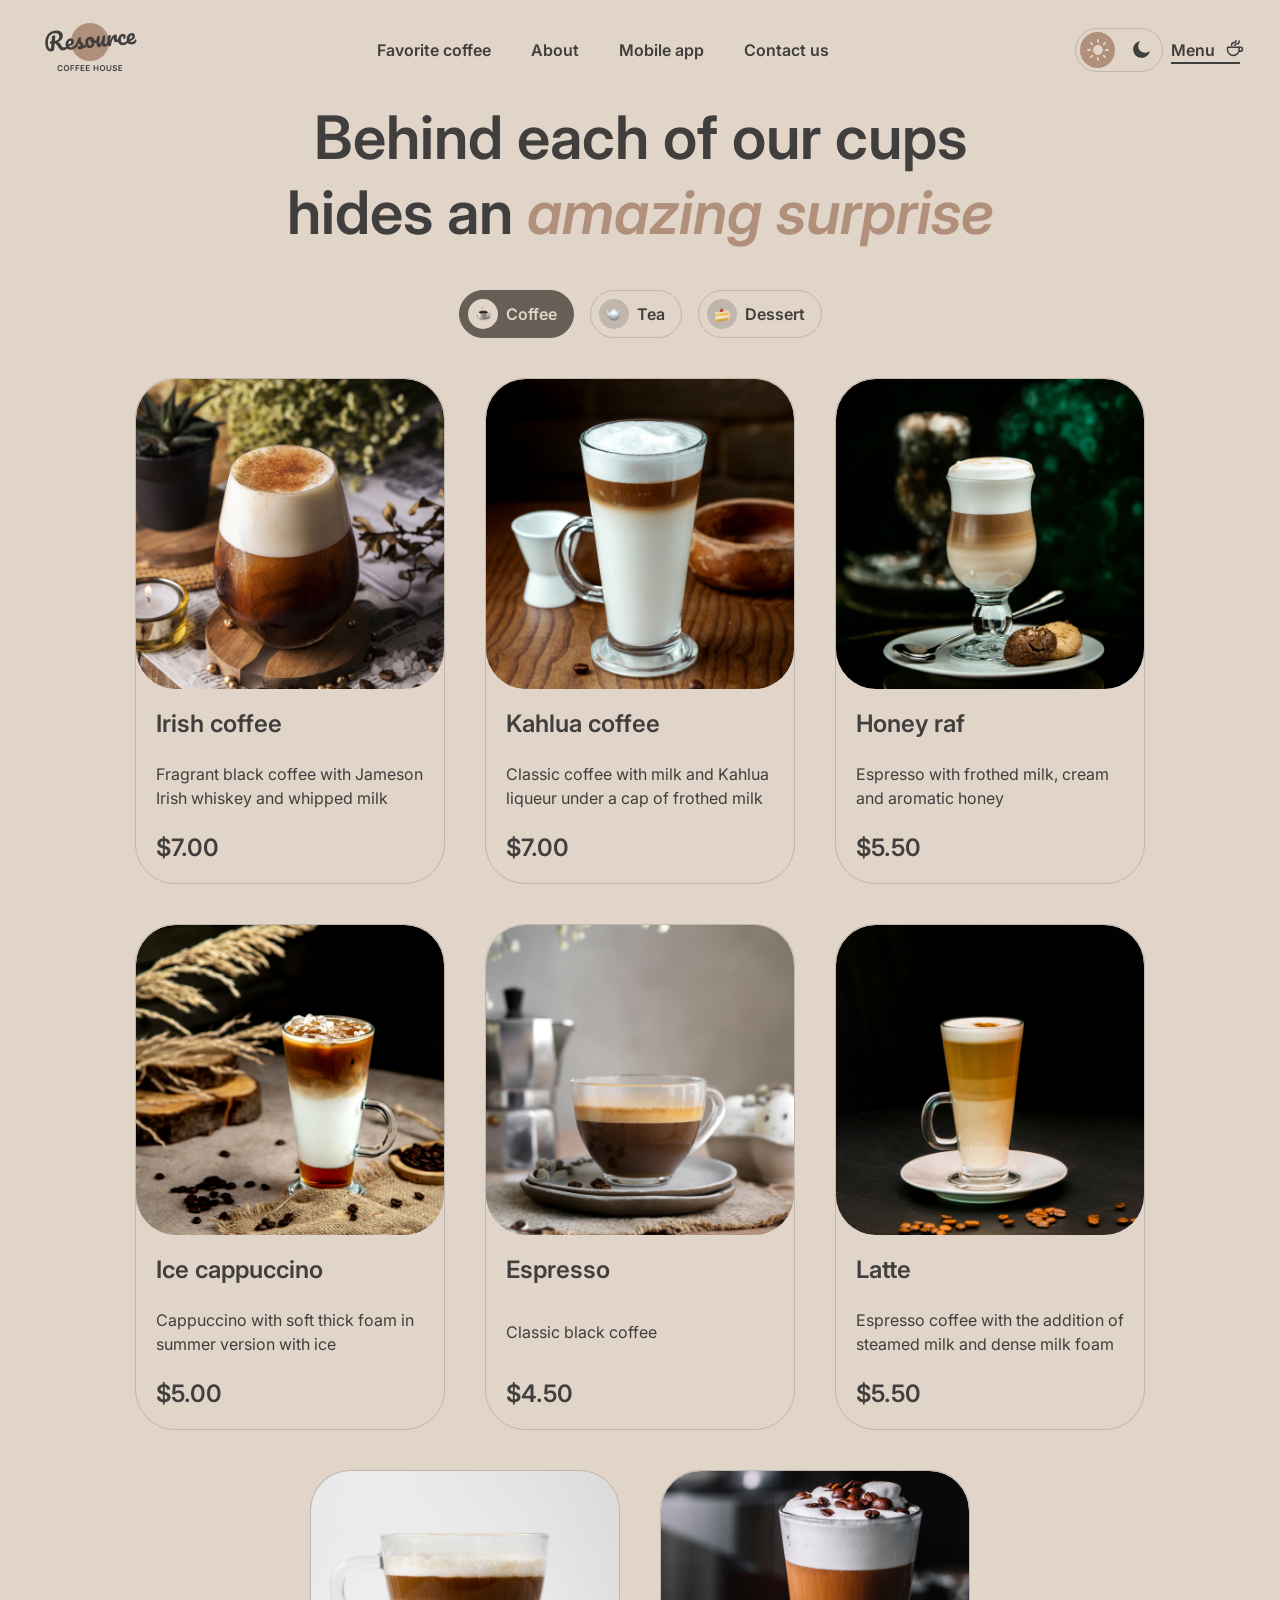
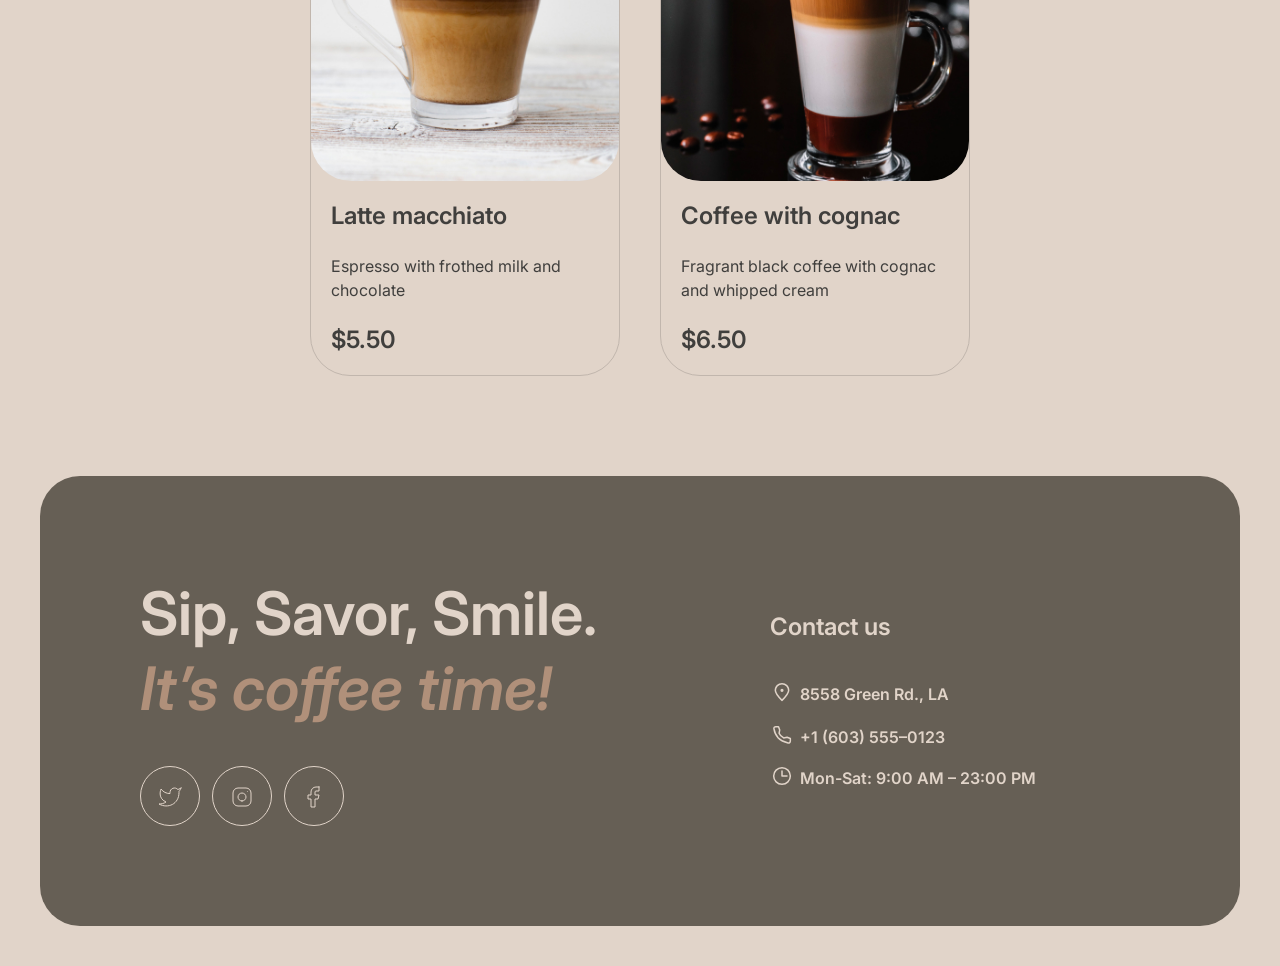
<file: coffee-house/menu/index.html>
<!DOCTYPE html>
<html lang="en">

<head>
    <meta charset="UTF-8">
    <meta name="viewport" content="width=device-width, initial-scale=1.0">
    <script>
        (() => {
            const theme = localStorage.getItem('coffee-house-theme');

            if (theme === 'dark' || theme === 'light') {
                document.documentElement.dataset.theme = theme;
            }
        })();
    </script>
    <link rel="preconnect" href="https://fonts.googleapis.com">
    <link rel="preconnect" href="https://fonts.gstatic.com" crossorigin>
    <link href="https://fonts.googleapis.com/css2?family=Inter:wght@400;600&display=swap" rel="stylesheet">
    <link type="image/x-icon" href="images/favicon.ico" rel="shortcut icon">
    <title>Menu &gt; Coffee</title>
    <link rel="stylesheet" href="css/style.css">
    <link rel="stylesheet" href="css/normalize.css">
</head>

<body>
    <header class="header">
        <div class="container header__inner">
            <a href="../index.html" class="logo">
                <img src="images/logo.png" data-logo-light="images/logo.png" data-logo-dark="../images/logo-dark.png" alt="Resource Coffee House logo" class="logo__img">
            </a>
            <nav class="menu">
                <ul class="menu__list">
                    <li class="menu__list-item"><a href="../index.html#favorite" class="menu__list-link">Favorite
                            coffee</a></li>
                    <li class="menu__list-item"><a href="../index.html#about" class="menu__list-link">About</a></li>
                    <li class="menu__list-item"><a href="../index.html#app" class="menu__list-link">Mobile app</a></li>
                    <li class="menu__list-item"><a href="#contact" class="menu__list-link">Contact us</a></li>
                </ul>
            </nav>
            <ul class="burger__menu__list">
                <li class="burger__menu__list-item"><a href="../index.html#favorite" class="menu__list-link">Favorite
                        coffee</a></li>
                <li class="burger__menu__list-item"><a href="../index.html#about" class="menu__list-link">About</a></li>
                <li class="burger__menu__list-item"><a href="../index.html#app" class="menu__list-link">Mobile app</a>
                </li>
                <li class="burger__menu__list-item"><a href="#contact" class="menu__list-link">Contact us</a></li>
                <li class="burger__menu__list-item"><a href="./index.html" class="burger__menu-item">Menu <img
                            src="./images/coffee-cup.svg" alt="Coffee cup menu icon" class="burger__menu-item-image"></a></li>
            </ul>
            <div class="theme-toggle" role="group" aria-label="Color theme">
                <button class="theme-toggle__button" type="button" data-theme-toggle="light" aria-label="Use light theme" aria-pressed="true">
                    <svg class="theme-toggle__icon" viewBox="0 0 24 24" aria-hidden="true">
                        <circle cx="12" cy="12" r="4"></circle>
                        <path d="M12 2v2M12 20v2M4.93 4.93l1.41 1.41M17.66 17.66l1.41 1.41M2 12h2M20 12h2M4.93 19.07l1.41-1.41M17.66 6.34l1.41-1.41"></path>
                    </svg>
                </button>
                <button class="theme-toggle__button" type="button" data-theme-toggle="dark" aria-label="Use dark theme" aria-pressed="false">
                    <svg class="theme-toggle__icon" viewBox="0 0 24 24" aria-hidden="true">
                        <path d="M21 12.79A8.5 8.5 0 1 1 11.21 3 6.5 6.5 0 0 0 21 12.79z"></path>
                    </svg>
                </button>
            </div>
            <div class="menu-item-underline">Menu</div>
            <div class="hamburger">
                <div class="hamburger__line"></div>
                <div class="hamburger__line"></div>
            </div>
        </div>
    </header>
    <main class="main">
        <section class="main-offer">
            <div class="container">
                <div class="main-offer__content">
                    <div class="main-offer__content-item">
                        <h1 class="main-offer__title">Behind each of our cups hides an <span
                                class="important__title">amazing surprise</span></h1>
                    </div>
                    <div class="main-offer__content-item">
                        <div class="main-offer__content-item-tab-active coffee">
                            <div class="main-offer__content-item-tab-image-active"><img src="images/tab-item1.png"
                                    alt="Coffee category icon"></div>
                            <div class="main-offer__content-item-text-active">Coffee</div>
                        </div>
                        <div class="main-offer__content-item-tab tea">
                            <div class="main-offer__content-item-tab-image">
                                <img src="images/tab-item2.png" alt="Tea category icon">
                            </div>
                            <div class="main-offer__content-item-text">Tea</div>
                        </div>
                        <div class="main-offer__content-item-tab dessert">
                            <div class="main-offer__content-item-tab-image">
                                <img src="images/tab-item3.png" alt="Dessert category icon">
                            </div>
                            <div class="main-offer__content-item-text">Dessert</div>
                        </div>
                    </div>
                </div>
            </div>
        </section>

        <section class="category">
            <div class="ref-navigation">
                <h2>category</h2>
            </div>
            <div class="container category__contents">
                <div class="category__content category__content-hide"> <!--
                    <div class="category__content-item">
                        <img class="category__content-item-image" src="images/coffee-1.jpg" alt="Irish coffee">
                        <div class="category__content-item-text">
                            <div class="category__content-item-title">Irish coffee</div>
                            <div class="category__content-item-description">Fragrant black coffee with Jameson Irish
                                whiskey and whipped milk</div>
                            <div class="category__content-item-price">$7.00</div>
                        </div>
                    </div>
                    <div class="category__content-item">
                        <img class="category__content-item-image" src="images/coffee-2.jpg" alt="Kahlua coffee">
                        <div class="category__content-item-text">
                            <div class="category__content-item-title">Kahlua coffee</div>
                            <div class="category__content-item-description">Classic coffee with milk and Kahlua liqueur under a cap of frothed milk</div>
                            <div class="category__content-item-price">$7.00</div>
                        </div>
                    </div>
                    <div class="category__content-item">
                        <img class="category__content-item-image" src="images/coffee-3.jpg" alt="Honey raf">
                        <div class="category__content-item-text">
                            <div class="category__content-item-title">Honey raf</div>
                            <div class="category__content-item-description">Espresso with frothed milk, cream and aromatic honey</div>
                            <div class="category__content-item-price">$5.50</div>
                        </div>
                    </div>
                    <div class="category__content-item">
                        <img class="category__content-item-image" src="images/coffee-4.jpg" alt="Ice cappuccino">
                        <div class="category__content-item-text">
                            <div class="category__content-item-title">Ice cappuccino</div>
                            <div class="category__content-item-description">Cappuccino with soft thick foam in summer version with ice</div>
                            <div class="category__content-item-price">$5.00</div>
                        </div>

                    </div>
                    <div class="category__content-item">
                        <img class="category__content-item-image" src="images/coffee-5.jpg" alt="Espresso">
                        <div class="category__content-item-text">
                            <div class="category__content-item-title">Espresso</div>
                            <div class="category__content-item-description">Classic black coffee</div>
                            <div class="category__content-item-price">$4.50</div>
                        </div>

                    </div>
                    <div class="category__content-item">
                        <img class="category__content-item-image" src="images/coffee-6.jpg" alt="Latte">
                        <div class="category__content-item-text">
                            <div class="category__content-item-title">Latte</div>
                            <div class="category__content-item-description">Espresso coffee with the addition of steamed milk and dense milk foam</div>
                            <div class="category__content-item-price">$5.50</div>
                        </div>
                    </div>
                    <div class="category__content-item">
                        <img class="category__content-item-image" src="images/coffee-7.jpg" alt="Latte macchiato">
                        <div class="category__content-item-text">
                            <div class="category__content-item-title">Latte macchiato</div>
                            <div class="category__content-item-description">Espresso with frothed milk and chocolate</div>
                            <div class="category__content-item-price">$5.50</div>
                        </div>
                    </div>
                    <div class="category__content-item">
                        <img class="category__content-item-image" src="images/coffee-8.jpg" alt="Coffee with cognac">
                        <div class="category__content-item-text">
                            <div class="category__content-item-title">Coffee with cognac</div>
                            <div class="category__content-item-description">Fragrant black coffee with cognac and whipped cream</div>
                            <div class="category__content-item-price">$6.50</div>
                        </div>
                    </div>
                    -->
                </div>
                <div class="refresh-button">
                    <div class="refresh-button-link"><img src="images/refresh.png" alt="Load more products"
                            class="refresh-button-image"></div>
                </div>
            </div>
        </section>
    </main>
    <footer class="footer">
        <div class="container"><a id="contact">
                <div class="ref-navigation">contact</div>
            </a>
            <div class="footer__inner">
                <div class="offer">
                    <h2 class="footer__title">Sip, Savor, Smile. <span class="important__title">It’s coffee
                            time!</span></h2>
                    <div>
                        <ul class="footer__social">
                            <li class="footer__social-item"><a href="#" class="footer__social-link"><img
                                        src="images/twitter.svg" alt="Twitter social link" class="footer__social-img"></a></li>
                            <li class="footer__social-item"><a href="#" class="footer__social-link"><img
                                        src="images/instagram.svg" alt="Instagram social link" class="footer__social-img"></a></li>
                            <li class="footer__social-item"><a href="#" class="footer__social-link"><img
                                        src="images/facebook.svg" alt="Facebook social link" class="footer__social-img"></a></li>
                        </ul>
                    </div>
                </div>
                <div class="footer__contacts">
                    <div class="footer__title-contacts">Contact us</div>
                    <div class="footer__title-contacts-text">
                        <a href="https://www.google.com/maps?q=Green+Rd.,+LA" target="_blank"
                            class="address footer__contacts-item">8558 Green Rd., LA</a>
                        <a href="tel:+1(603)5550123"
                            class="phone footer__contacts-item">+1&nbsp;(603)&nbsp;555&ndash;0123</a>
                        <div class="schedule">Mon-Sat: 9:00 AM – 23:00 PM</div>
                    </div>
                </div>
            </div>
        </div>
    </footer>
    <div class="popup">
        <div class="popup__content">
            <div class="popup__image-container">
                <!-- <img src="./images/coffee-1.jpg" class="popup__image" alt="Irish coffee"> -->
            </div>
            <div class="popup__description">
                <div class="popup__title">Kahlua coffee</div>
                <div class="popup__text">Classic coffee with milk and Kahlua liqueur under a cap of frothed milk</div>
                <div>Size</div>
                <div class="popup__sizes">
                    <div class="popup__size"><span class="popup__option-label">S</span>200 ml</div>
                    <div class="popup__size"><span class="popup__option-label">M</span>300 ml</div>
                    <div class="popup__size"><span class="popup__option-label">L</span>400 ml</div>
                </div>
                <div>Additives</div>
                <div class="popup__additives">
                    <div class="popup__additive"><span class="popup__option-label">1</span>Sugar</div>
                    <div class="popup__additive"><span class="popup__option-label">2</span>Cinnamon</div>
                    <div class="popup__additive"><span class="popup__option-label">3</span>Syrup</div>
                </div>
                <div class="popup__total">
                    <div>Total:</div>
                    <div class="popup__cost">$7.00</div>
                </div>
                <div class="popup__cost-info">
                    <img src="./images/info-empty.svg" alt="Price information">
                    <div class="popup__cost-info-text">The cost is not final. Download our mobile app to see the final
                        price and place your order. Earn loyalty points and enjoy your favorite coffee with up to 20%
                        discount.
                    </div>
                </div>
                <div class="popup__close">Close</div>
            </div>
        </div>
    </div>
    <script src="../theme.js"></script>
    <script src="./main.js"></script>
</body>

</html>
</file>
<file: coffee-house/menu/css/style.css>
:root {
    color-scheme: light;
    --color-bg-primary: #E1D4C9;
    --color-bg-elevated: #E1D4C9;
    --color-text-primary: #403F3D;
    --color-text-inverse: #E1D4C9;
    --color-text-on-strong: #E1D4C9;
    --color-accent: #B0907A;
    --color-border-strong: #665F55;
    --color-border-soft: #C1B6AD;
    --color-footer-bg: #665F55;
    --color-control-track: #C1B6AD;
    --color-control-fill: #665F55;
    --color-theme-toggle-bg: #E1D4C9;
    --color-theme-toggle-border: #C1B6AD;
    --color-theme-toggle-active-bg: #B0907A;
    --color-theme-toggle-icon: #403F3D;
    --color-theme-toggle-active-icon: #E1D4C9;
    --color-tab-active-bg: #665F55;
    --color-tab-active-text: #E1D4C9;
    --color-tab-active-icon-bg: #E1D4C9;
    --color-overlay: rgba(0, 0, 0, 0.8);
}

html[data-theme="dark"] {
    color-scheme: dark;
    --color-bg-primary: #1F1D1B;
    --color-bg-elevated: #1F1D1B;
    --color-text-primary: #E8DED4;
    --color-text-inverse: #F0E7DD;
    --color-text-on-strong: #1F1D1B;
    --color-accent: #D1A98C;
    --color-border-strong: #BFAE9F;
    --color-border-soft: #5A514A;
    --color-footer-bg: #342F2A;
    --color-control-track: #514941;
    --color-control-fill: #D1A98C;
    --color-theme-toggle-bg: #2B2825;
    --color-theme-toggle-border: #665F55;
    --color-theme-toggle-active-bg: #B0907A;
    --color-theme-toggle-icon: #F0E7DD;
    --color-theme-toggle-active-icon: #F0E7DD;
    --color-tab-active-bg: #403F3D;
    --color-tab-active-text: #E8DED4;
    --color-tab-active-icon-bg: #665F55;
    --color-overlay: rgba(0, 0, 0, 0.72);
}

html {
    box-sizing: border-box;
    scroll-behavior: smooth;
}

*,
*::after,
*::before {
    box-sizing: inherit;
}

body {
    color: var(--color-text-primary);
    font-size: 16px;
    font-family: 'Inter', sans-serif;
    font-weight: 400;
    line-height: 150%;
    word-wrap: break-word;
    background-color: var(--color-bg-primary);
    transition:
        background-color 0.2s ease,
        color 0.2s ease;
}

body.scroll-lock {
    overflow: hidden;
}

a {
    text-decoration: none;
    color: inherit;
}

ul {
    list-style: none;
    padding: 0;
    margin: 0;
}

.ref-navigation {
    display: none;
}

.container {
    max-width: 1440px;
    padding-left: 40px;
    padding-right: 40px;
    margin: 0 auto;
}

header {
    background-color: var(--color-bg-elevated);
    margin-top: 20px;
    transition:
        background-color 0.2s ease,
        color 0.2s ease;
}

.header__inner {
    display: flex;
    justify-content: flex-start;
    align-items: center;
    margin-bottom: 20px;
    max-height: 60px;
    gap: 20px;
}

.menu {
    margin-left: auto;
    margin-right: auto;
}

.menu__list {
    display: flex;
    justify-content: flex-start;
    gap: 40px;
    padding-right: 10px;
}

.theme-toggle {
    display: flex;
    align-items: center;
    gap: 8px;
    width: 88px;
    height: 44px;
    padding: 4px;
    border: 1px solid var(--color-theme-toggle-border);
    border-radius: 100px;
    background-color: var(--color-theme-toggle-bg);
    transition:
        background-color 0.2s ease,
        border-color 0.2s ease;
}

.theme-toggle__button {
    display: flex;
    align-items: center;
    justify-content: center;
    width: 36px;
    height: 36px;
    padding: 0;
    border: 0;
    border-radius: 50%;
    color: var(--color-theme-toggle-icon);
    background-color: transparent;
    cursor: pointer;
    transition:
        background-color 0.2s ease,
        color 0.2s ease;
}

.theme-toggle__button-active {
    color: var(--color-theme-toggle-active-icon);
    background-color: var(--color-theme-toggle-active-bg);
}

.theme-toggle__button:focus-visible {
    outline: 2px solid var(--color-accent);
    outline-offset: 2px;
}

.theme-toggle__icon {
    width: 24px;
    height: 24px;
    fill: none;
    stroke: currentColor;
    stroke-width: 1.8;
    stroke-linecap: round;
    stroke-linejoin: round;
}

.theme-toggle__button[data-theme-toggle="dark"] .theme-toggle__icon {
    fill: currentColor;
    stroke: none;
}

.theme-toggle__button[data-theme-toggle="light"] .theme-toggle__icon circle {
    fill: currentColor;
}

html[data-theme="dark"] .menu-item::after,
html[data-theme="dark"] .menu-item-underline::after,
html[data-theme="dark"] .burger__menu-item-image,
html[data-theme="dark"] .refresh-button-image,
html[data-theme="dark"] .popup__cost-info img {
    filter: brightness(0) saturate(100%) invert(91%) sepia(11%) saturate(366%) hue-rotate(343deg) brightness(101%) contrast(89%);
}

.menu__list-item {
    font-weight: 600;
}

.menu__list-link {
    position: relative;
    text-decoration: none;
}

.menu__list-link::after {
    content: '';
    position: absolute;
    bottom: 0;
    left: 0;
    width: 0;
    height: 2px;
    background-color: var(--color-text-primary);
    transition: width 0.3s ease;
    transform-origin: bottom right;
}

.menu__list-link:hover::after {
    width: 100%;
    transform-origin: bottom left;
}


.burger__menu__list {
    display: none;
}

.menu-item {
    font-weight: 600;
    position: relative;
    padding-right: 25px;
}

.menu-item::after {
    content: '';
    position: absolute;
    background-image: url(../images/coffee-cup.svg);
    width: 20px;
    height: 20px;
    right: -5px;
}

.menu-item::before {
    content: '';
    position: absolute;
    bottom: -2px;
    left: 0;
    width: 0;
    height: 2px;
    background-color: var(--color-text-primary);
    transition: width 0.3s ease;
}

.menu-item:hover::before {
    width: 100%;
}

.menu-item-underline {
    font-weight: 600;
    position: relative;
    padding-right: 25px;
    margin-left: -12px;
}

.menu-item-underline::after {
    content: '';
    position: absolute;
    background-image: url(../images/coffee-cup.svg);
    width: 20px;
    height: 20px;
    right: -5px;
}

.menu-item-underline::before {
    content: '';
    position: absolute;
    bottom: -2px;
    left: 0;
    width: 100%;
    height: 2px;
    background-color: var(--color-text-primary);
}

.footer__inner {
    display: flex;
    align-items: center;
    gap: 100px;
    background-color: var(--color-footer-bg);
    border-radius: 40px;
    padding: 100px;
    margin-top: 100px;
    margin-bottom: 40px;
}

.footer__contacts {
    display: flex;
    flex-direction: column;
    gap: 40px;
}

.offer {
    display: flex;
    flex-direction: column;
    gap: 40px;
    max-width: 530px;
}

.footer__title-contacts-text {
    display: flex;
    flex-direction: column;
    gap: 16px;
    padding-left: 30px;
}

.footer__contacts-item {
    color: var(--color-text-inverse);
    font-size: 16px;
    font-weight: 600;
    line-height: 24px;
}

.schedule {
    color: var(--color-text-inverse);
    font-size: 16px;
    font-weight: 600;
    line-height: 24px;
}

.footer__contacts-item::after {
    content: '';
    position: absolute;
    bottom: -2px;
    left: 0;
    width: 0%;
    height: 2px;
    background-color: var(--color-text-inverse);
    transition: width 0.3s ease;
}

.footer__contacts-item:hover::after {
    width: 65%;
}

.address {
    position: relative;
    padding-bottom: 3px;
}

.address::before {
    content: '';
    position: absolute;
    background-image: url(../images/pin-alt.svg);
    width: 20px;
    height: 20px;
    left: -28px;
}

.phone {
    position: relative;
    padding-bottom: 1px;
}

.phone::before {
    content: '';
    position: absolute;
    background-image: url(../images/phone.svg);
    width: 20px;
    height: 20px;
    left: -28px;
}

.schedule {
    position: relative;
    padding-bottom: 1px;
}

.schedule::before {
    content: '';
    position: absolute;
    background-image: url(../images/clock.svg);
    width: 20px;
    height: 20px;
    left: -28px;
}

.footer__social {
    display: flex;
    gap: 12px;
}

.footer__social-item {
    border: 1px var(--color-text-inverse) solid;
    border-radius: 50%;
    width: 60px;
    height: 60px;
    display: flex;
    align-items: center;
    justify-content: center;
}

.footer__social-img {
    width: 24px;
    height: 24px;
    object-fit: cover;
    vertical-align: middle;
}

.footer__title {
    font-size: 60px;
    font-weight: 600;
    color: var(--color-text-inverse);
    font-size: 60px;
    line-height: 75px;
}

.footer__title-contacts {
    color: var(--color-text-inverse);
    font-size: 24px;
    font-weight: 600;
    line-height: 30px;
}

.top {
    margin-left: 40px;
    margin-right: 40px;
}

.top__content {
    display: flex;
    flex-direction: column;
    justify-content: space-around;
    background-image: url(../images/53de184b52e70f8c6142237a41f29303.jpg);
    background-size: cover;
    background-repeat: no-repeat;
    background-position: center center;
    border-radius: 40px;
    padding: 100px;
    margin-bottom: 100px;
}

.top__content-item {
    max-width: 530px;
}

.top__title {
    color: var(--color-text-inverse);
    font-size: 72px;
    font-weight: 600;
    line-height: 75.60px;
    padding-bottom: 40px;
}

.top__text {
    color: var(--color-text-inverse);
    line-height: 24px;
    padding-bottom: 40px;
}

.top__button {
    max-width: 200px;
}

.important__title {
    color: var(--color-accent);
    font-style: italic;
    line-height: 75px;
}

.top__button {
    background: var(--color-bg-primary);
    padding: 20px 78px;
    border-radius: 100px;
}

.favorite__title {
    color: var(--color-text-primary);
    font-size: 60px;
    font-weight: 600;
    line-height: 75.00px;
    padding-bottom: 40px;
}

.favorite__content {
    display: flex;
    flex-direction: column;
    align-items: center;
}

.favorite__slider {
    display: flex;
    flex-direction: row;
    align-items: center;
    gap: 40px;
}

.slider {
    display: flex;
    align-items: center;
    flex-direction: column;
    width: 1152px;
}

.slider-card {
    display: flex;
    flex-direction: column;
    align-items: center;
    width: 480px;
    gap: 20px;
}

.slider-card-item {
    display: flex;
    flex-direction: column;
    align-items: center;
    gap: 16px;
}

.slider-image {
    width: 480px;
    height: 480px;
}

.favorite__content {
    padding-bottom: 100px;
}

.favorite__slider-title {
    color: var(--color-text-primary);
    font-size: 24px;
    font-weight: 600;
    line-height: 30px;
}

.favorite__slider-description {
    color: var(--color-text-primary);
    font-size: 16px;
    font-weight: 400;
    line-height: 24px;
    text-align: center;
}

.favorite__slider-price {
    color: var(--color-text-primary);
    font-size: 24px;
    font-weight: 600;
    line-height: 30px;
}

.favorite__slider-arrow {
    border: 1px var(--color-border-strong) solid;
    border-radius: 50%;
    width: 60px;
    height: 60px;
    display: flex;
    align-items: center;
    justify-content: center;
}

.favorite__slider-arrow-img {
    width: 24px;
    height: 24px;
    object-fit: cover;
}

.favorite__slider-controls {
    padding-top: 40px;
    display: flex;
    flex-direction: row;
    align-items: center;
    gap: 12px;
}

.favorite__slider-controls-item-active {
    width: 40px;
    height: 4px;
    background: var(--color-control-fill);
    border-radius: 100px;
}


.favorite__slider-controls-item-inactive {
    width: 40px;
    height: 4px;
    background: var(--color-control-track);
    border-radius: 100px;
}

.description__title {
    color: var(--color-text-primary);
    font-size: 60px;
    font-weight: 600;
    line-height: 75.00px;
    padding-bottom: 40px;
}

.gallery__title {
    display: none;
}

.gallery__list {
    display: grid;
    grid-template-columns: repeat(2, 1fr);
    grid-template-rows: repeat(7, 1fr);
    gap: 40px;
    grid-auto-flow: dense;
    height: 1060px;
    margin-bottom: 100px;
}

.gallery__list-item>img {
    width: 100%;
    height: 100%;
    object-fit: cover;
    border-radius: 20px;
}


.gallery__list-item:nth-child(1) {
    grid-row: span 4;
    grid-column: span 1;
}

.gallery__list-item:nth-child(2) {

    grid-row: span 3;
    grid-column: span 1;
}

.gallery__list-item:nth-child(3) {

    grid-row: span 4;
    grid-column: span 1;
}

.gallery__list-item:nth-child(4) {
    grid-row: span 3;
    grid-column: span 1;
}

.apps__description {
    display: flex;
    align-items: center;
    justify-content: center;
    gap: 100px;
}

.apps__description-item {
    display: flex;
    flex-direction: column;
    justify-content: space-around;
    gap: 40px;
}

.apps__description-title {
    color: var(--color-text-primary);
    font-size: 60px;
    font-weight: 600;
    line-height: 75.00px;
}

.apps__description-buttons {
    display: flex;
    gap: 20px;
}


.apps__description-buttons-item {
    display: flex;
    padding: 12px 20px;
    gap: 8px;
    border: 1px var(--color-text-primary) solid;
    border-radius: 100px;
    width: 200px;
    height: 64px;
}

.apps__description-buttons-item-text {
    font-size: 10px;
    line-height: 14px;
}

.apps__description-buttons-item-text-items {
    display: flex;
    flex-direction: column;
}

.apps__description-buttons-item-text-name {
    font-size: 16px;
    line-height: 24px;
}



.main-offer__title {
    color: var(--color-text-primary);
    font-size: 60px;
    font-weight: 600;
    line-height: 75px;
    text-align: center;
    max-width: 800px;
}

.main-offer__content {
    display: flex;
    flex-direction: column;
    justify-content: space-between;
    gap: 40px;
    align-items: center;
    justify-content: center;
}

.main-offer__content-item {
    display: flex;
    gap: 16px;
}

.main-offer__content-item-tab-active {
    display: flex;
    padding: 8px 16px 8px 8px;
    gap: 8px;
    border: 1px var(--color-tab-active-bg) solid;
    background-color: var(--color-tab-active-bg);
    border-radius: 100px;
    align-items: center;
    justify-content: center;
}

.main-offer__content-item-tab {
    display: flex;
    padding: 8px 16px 8px 8px;
    gap: 8px;
    border: 1px var(--color-border-soft) solid;
    border-radius: 100px;
    align-items: center;
    justify-content: center;
}

.main-offer__content-item-tab-image-active {
    display: flex;
    align-items: center;
    padding: 3px 7px;
    background-color: var(--color-tab-active-icon-bg);
    border-radius: 50%;
    width: 30px;
    height: 30px;
}

.main-offer__content-item-tab-image {
    display: flex;
    align-items: center;
    padding: 3px 7px;
    background-color: var(--color-border-soft);
    border-radius: 50%;
    width: 30px;
    height: 30px;
}

.main-offer__content-item-text {
    color: var(--color-text-primary);
    font-size: 16px;
    font-weight: 600;
    line-height: 24px;
}

.main-offer__content-item-text-active {
    color: var(--color-tab-active-text);
    font-size: 16px;
    font-weight: 600;
    line-height: 24px;
}

.category__content {
    display: flex;
    flex-wrap: wrap;
    justify-content: center;
    gap: 40px;
    margin-top: 40px;
}

.category__content-item {
    display: flex;
    flex-wrap: wrap;
    flex-direction: column;
    width: 310px;
    height: 506px;
    border: 1px solid var(--color-border-soft);
    border-radius: 40px;
    overflow: hidden;
}

.category__content-item-image {
    display: block;
    width: 100%;
    height: 310px;
    object-fit: cover;
    border-radius: 40px;
}

.category__content-item-text {
    padding: 20px;
    display: flex;
    flex-wrap: wrap;
    flex-direction: column;
    justify-content: space-between;
    flex-grow: 2;

}

.category__content-item-title {
    font-size: 24px;
    font-weight: 600;
    line-height: 30px;
}


.category__content-item-description {
    font-size: 16px;
    font-weight: 400;
    line-height: 24px;
    word-wrap: break-word
}

.category__content-item-price {
    font-size: 24px;
    font-weight: 600;
    line-height: 30px;
}

.category__contents {
    display: flex;
    flex-direction: column;
    align-items: center;
    gap: 40px;
}

.refresh-button {
    display: none;
    border: 1px var(--color-text-primary) solid;
    border-radius: 50%;
    width: 60px;
    height: 60px;
    align-items: center;
    justify-content: center;
}

.refresh-button-image {
    width: 24px;
    height: 24px;
    vertical-align: middle;
}

.hamburger {
    display: none;
    width: 44px;
    height: 44px;
    border-radius: 50px;
    border: 1px var(--color-border-strong) solid;
    flex-direction: column;
    justify-content: center;
    align-items: center;
    gap: 8px;
}

.hamburger__line {
    width: 16px;
    height: 2px;
    background-color: var(--color-text-primary);
    border-radius: 5px;
    transition: transform 0.5s ease;
}

@media(max-width: 1200px) {
    .apps__description {
        flex-direction: column;
    }
}

@media(max-width:900px) {
    .footer__inner {
        flex-direction: column;
        align-items: flex-start;
    }

    .apps__description-item-img {
        width: 100%;
    }

    .top__content {
        padding: 100px 60px;
    }

    .footer__inner {
        padding: 100px 60px;
    }

    .menu-button-item {
        display: flex;
        justify-content: center;
        gap: 8px;
    }

    .menu-button-image {
        opacity: 1;
        display: inline-block;
    }

    .gallery__list {
        display: grid;
        grid-template-columns: repeat(1, 1fr);
        grid-template-rows: repeat(8, 1fr);
        height: 1220px;
    }

    .gallery__list-item:nth-child(1) {
        grid-row: span 4;
        grid-column: span 1;
    }

    .gallery__list-item:nth-child(2) {
        display: none;
    }

    .gallery__list-item:nth-child(3) {

        grid-row: span 4;
        grid-column: span 1;
    }

    .gallery__list-item:nth-child(4) {
        display: none;
    }

    .footer__inner {
        padding: 103px 60px;
    }

    .category__content.show-all>div {
        display: flex;
    }

    .category__content-hide>div:nth-child(n+5) {
        display: none;
    }

    .refresh-button {
        display: flex;
    }
}

.popup {
    position: fixed;
    width: 100%;
    height: 100%;
    background-color: var(--color-overlay);
    top: 0;
    left: 0;
    padding: 30px;
    display: none;
}

.popup__content {
    display: flex;
    justify-content: center;
    padding: 16px;
    flex-direction: row;
    column-gap: 20px;
    max-width: 800px;
    margin: 140px auto;
    background-color: var(--color-bg-elevated);
    border-radius: 40px;
}

.popup__description {
    display: flex;
    flex-direction: column;
    flex: 1;
    row-gap: 20px;
}

.popup__image {
    max-height: 320px;
    object-fit: contain;
    border-radius: 40px;
    transition: all 0.3s;
}

.popup__title {
    font-size: 24px;
    font-weight: 600;
    line-height: 30px;
    word-wrap: break-word
}

.popup__total {
    display: flex;
    justify-content: space-between;
    font-size: 24px;
    font-weight: 600;
    line-height: 30px;
    word-wrap: break-word;
}

.popup__cost-info {
    display: flex;
    gap: 8px;
    align-items: flex-start;
}

.popup__cost-info-text {
    font-size: 10px;
    font-weight: 600;
    line-height: 14px;
    word-wrap: break-word
}

.popup__close {
    display: flex;
    align-items: center;
    justify-content: center;
    text-align: center;
    border: 1px var(--color-text-primary) solid;
    border-radius: 100px;
    max-width: 438px;
    height: 44px;
    color: var(--color-text-primary);
    font-size: 16px;
    font-weight: 600;
    line-height: 24px;
    flex-shrink: 0;
}

.popup__sizes {
    display: flex;
    flex-wrap: wrap;
    gap: 8px;
}

.popup__size {
    display: flex;
    gap: 8px;
    align-items: center;
    justify-content: center;
    text-align: center;
    border: 1px var(--color-text-primary) solid;
    border-radius: 100px;
    min-width: 116px;
    height: 46px;
    padding: 0 16px 0 8px;
    color: var(--color-text-primary);
    font-size: 16px;
    font-weight: 600;
    line-height: 24px;
}

.popup__option-label {
    display: flex;
    align-items: center;
    justify-content: center;
    width: 30px;
    height: 30px;
    border-radius: 100%;
    background-color: var(--color-border-soft);
    color: var(--color-text-primary);
}

.popup__additives {
    display: flex;
    flex-wrap: wrap;
    gap: 8px;
}

.popup__additive {
    display: flex;
    gap: 8px;
    align-items: center;
    justify-content: center;
    text-align: center;
    border: 1px var(--color-text-primary) solid;
    border-radius: 100px;
    min-width: 116px;
    height: 46px;
    padding: 0 16px 0 8px;
    color: var(--color-text-primary);
    font-size: 16px;
    font-weight: 600;
    line-height: 24px;
}

.popup__size,
.popup__additive {
    cursor: pointer;
    background-color: transparent;
    font: inherit;
}

.popup__option-active {
    border-color: var(--color-border-strong);
    color: var(--color-text-inverse);
    background-color: var(--color-border-strong);
}

.popup__option-active .popup__option-label {
    background-color: var(--color-bg-primary);
}

@media(max-width:768px) {

    .menu__list,
    .menu-item {
        display: none;
    }

    .menu-item-underline {
        display: none;
    }

    .hamburger {
        display: flex;
    }

    .burger__menu__list {
        display: flex;
        flex-direction: column;
        align-items: center;
        position: fixed;
        height: 100vh;
        width: 100vw;
        top: 80px;
        padding-top: 60px;
        background-color: var(--color-bg-elevated);
        transition: all .5s ease;
        z-index: 1;
        gap: 60px;
        right: -1000px;
    }

    .burger__menu__list.menu_open {
        right: 0;
    }

    .burger__menu__list-item {
        font-size: 32px;
        font-style: normal;
        font-weight: 600;
        line-height: 125%;
        color: var(--color-text-primary);
    }

    .burger__menu-item-image {
        width: 40px;
        height: 40px;
        position: relative;
        left: 5px;
        top: 5px;
    }

    .hamburger__line-one-active {
        transform: rotate(45deg);

    }

    .hamburger__line-two-active {
        transform: rotate(-45deg);

    }

    .hamburger_open {
        gap: 0px;
        padding: 20px;
    }
}

@media(max-width:767px) {
    .popup {
        padding-left: 5px;
        padding-right: 5px;
    }

    .popup__content {
        margin-left: 0;
        margin-right: 0;
    }

    .popup__image-container {
        display: none;
    }
}

@media(max-width:750px) {
    .favorite__slider-item {
        display: none;
    }

    .top__content {
        padding: 60px 16px;
    }

    .footer__inner {
        padding: 60px 16px;
    }
}

@media(max-width:400px) {
    .container {
        padding-left: 16px;
        padding-right: 16px;
    }

    .top__title {
        font-size: 42px;
        font-weight: 600;
        line-height: 48.30px;
    }

    .top__text {
        font-size: 16px;
        font-weight: 400;
        line-height: 24px;
    }

    .top__content-item {
        display: flex;
        flex-direction: column;
        gap: 40px;
    }

    .top__title,
    .top__text {
        padding-bottom: 0px;
    }

    .important__title {
        font-size: 42px;
        font-weight: 600;
        line-height: 48.30px;
    }

    .favorite__title {
        font-size: 32px;
        font-weight: 600;
        line-height: 40px;
    }

    .important__title {

        font-size: 32px;
        font-weight: 600;
        line-height: 40px;
    }

    .description__title {
        font-size: 32px;
        font-weight: 600;
        line-height: 40px;
    }

    .apps__description-title {
        font-size: 32px;
        font-weight: 600;
        line-height: 40px;
    }

    .apps__description-buttons {
        flex-direction: column;
    }

    .footer__title {

        font-size: 32px;
        font-weight: 600;
        line-height: 40px;
    }

    .main-offer__title {
        font-size: 32px;
        font-weight: 600;
        line-height: 40px;
    }

    .footer__inner {
        gap: 40px;
    }

    .main-offer__content-item {
        gap: 8px;
    }
}
</file>
